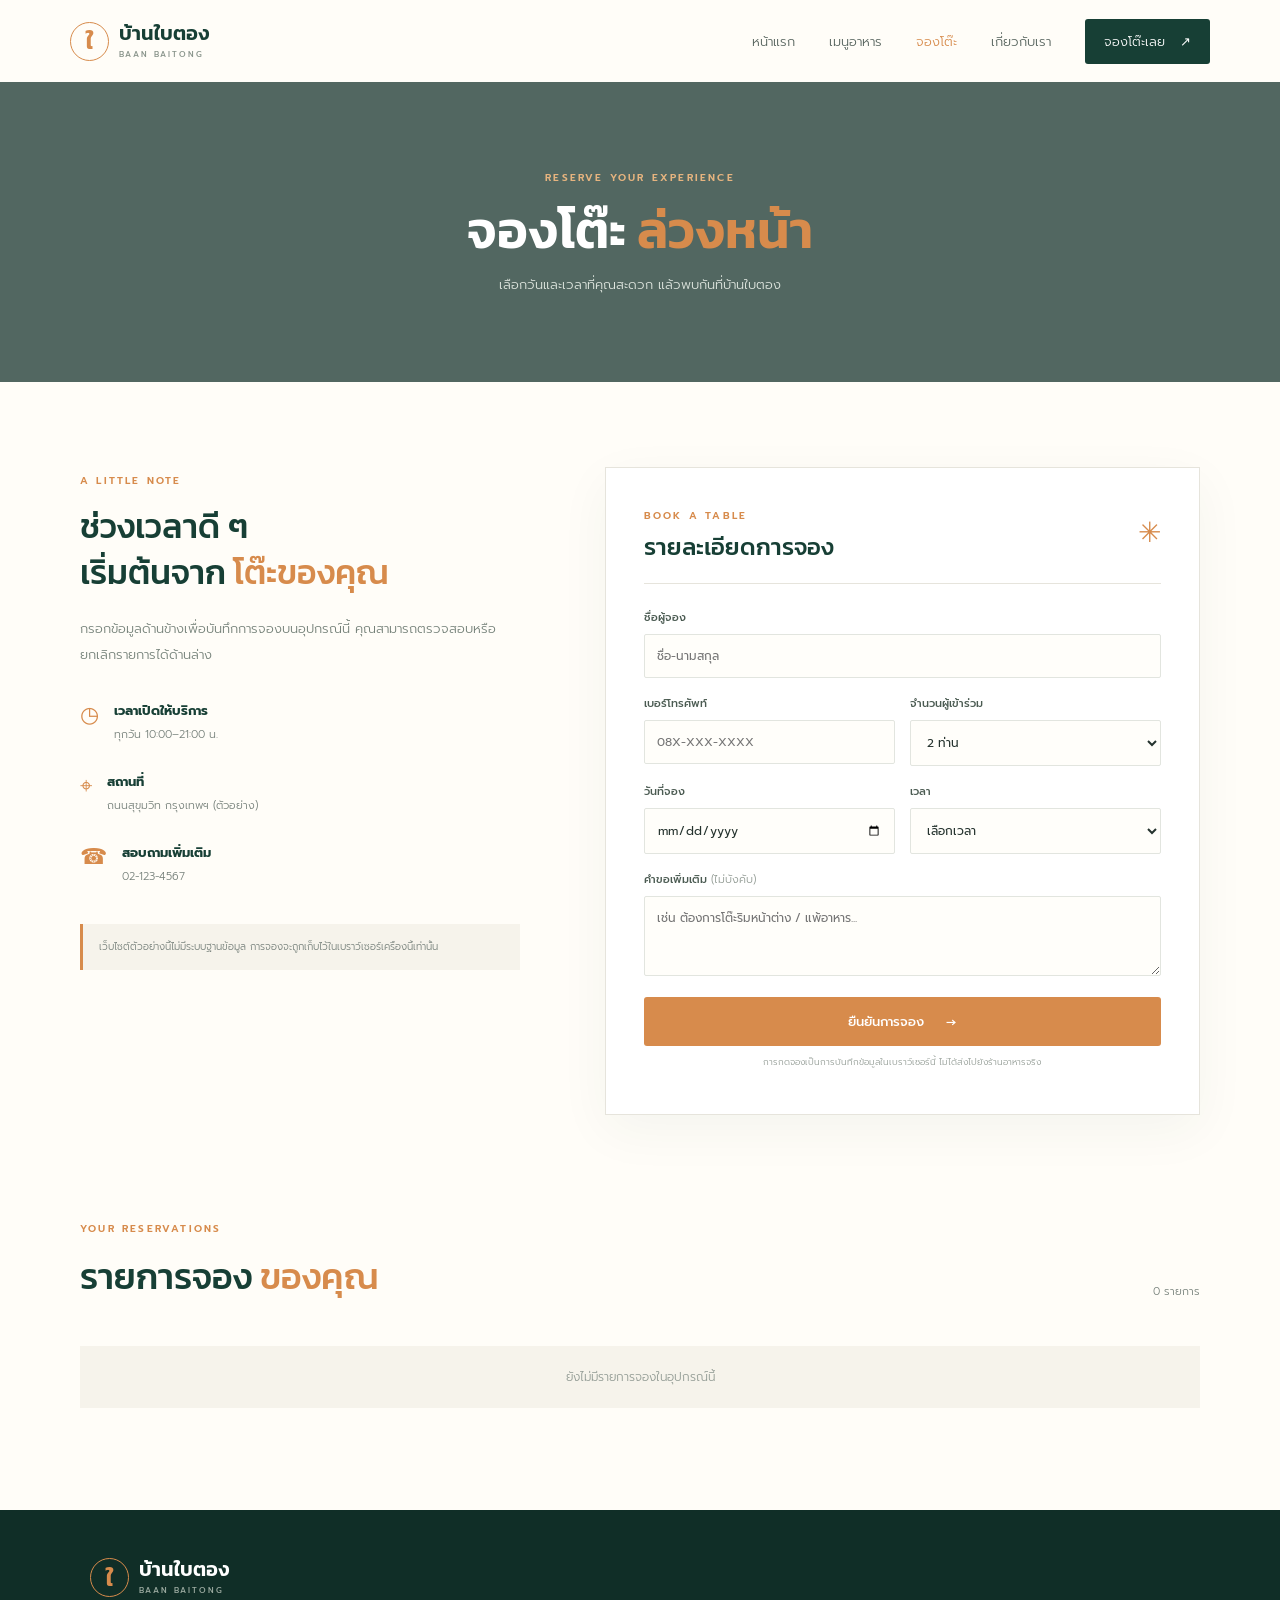
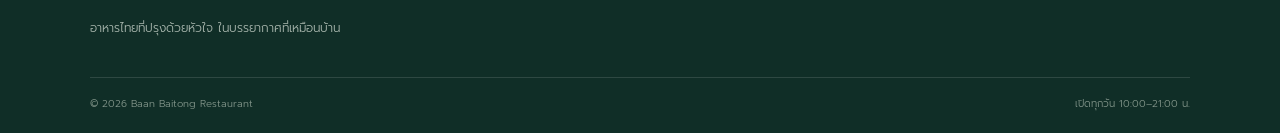
<file: booking.html>
<!doctype html><html lang="th"><head><meta charset="utf-8"><meta name="viewport" content="width=device-width,initial-scale=1"><title>จองโต๊ะ | บ้านใบตอง</title><link rel="preconnect" href="https://fonts.googleapis.com"><link href="https://fonts.googleapis.com/css2?family=Kanit:wght@300;400;500;600;700&family=Prompt:wght@300;400;500;600;700&display=swap" rel="stylesheet"><link rel="stylesheet" href="assets/style.css"></head><body>
<header class="site-header"><a class="brand" href="index.html"><span class="brand-mark">ใ</span><span>บ้านใบตอง<small>BAAN BAITONG</small></span></a><button class="menu-toggle" aria-label="เปิดเมนู">☰</button><nav class="nav"><a href="index.html">หน้าแรก</a><a href="menu.html">เมนูอาหาร</a><a class="active" href="booking.html">จองโต๊ะ</a><a href="about.html">เกี่ยวกับเรา</a><a class="nav-cta" href="booking.html">จองโต๊ะเลย <span>↗</span></a></nav></header>
<main><section class="page-hero booking-hero"><span class="eyebrow light">RESERVE YOUR EXPERIENCE</span><h1>จองโต๊ะ <em>ล่วงหน้า</em></h1><p>เลือกวันและเวลาที่คุณสะดวก แล้วพบกันที่บ้านใบตอง</p></section><section class="booking-layout section-wrap"><div class="booking-aside"><span class="eyebrow">A LITTLE NOTE</span><h2>ช่วงเวลาดี ๆ<br>เริ่มต้นจาก <em>โต๊ะของคุณ</em></h2><p>กรอกข้อมูลด้านข้างเพื่อบันทึกการจองบนอุปกรณ์นี้ คุณสามารถตรวจสอบหรือยกเลิกรายการได้ด้านล่าง</p><div class="booking-detail"><span>◷</span><div><b>เวลาเปิดให้บริการ</b><p>ทุกวัน 10:00–21:00 น.</p></div></div><div class="booking-detail"><span>⌖</span><div><b>สถานที่</b><p>ถนนสุขุมวิท กรุงเทพฯ (ตัวอย่าง)</p></div></div><div class="booking-detail"><span>☎</span><div><b>สอบถามเพิ่มเติม</b><p>02-123-4567</p></div></div><div class="notice">เว็บไซต์ตัวอย่างนี้ไม่มีระบบฐานข้อมูล การจองจะถูกเก็บไว้ในเบราว์เซอร์เครื่องนี้เท่านั้น</div></div>
<div class="booking-panel"><div class="panel-head"><div><span class="eyebrow">BOOK A TABLE</span><h2>รายละเอียดการจอง</h2></div><span class="panel-icon">✳</span></div><form id="booking-form" class="booking-form"><label>ชื่อผู้จอง<input name="name" type="text" placeholder="ชื่อ-นามสกุล" required minlength="2"></label><div class="form-row"><label>เบอร์โทรศัพท์<input name="phone" type="tel" placeholder="08X-XXX-XXXX" pattern="[0-9+ -]{9,15}" required></label><label>จำนวนผู้เข้าร่วม<select name="guests" required><option value="1">1 ท่าน</option><option value="2" selected>2 ท่าน</option><option value="3">3 ท่าน</option><option value="4">4 ท่าน</option><option value="5">5 ท่าน</option><option value="6">6 ท่าน</option><option value="7">7 ท่าน</option><option value="8">8 ท่าน</option><option value="9">9 ท่าน</option><option value="10">10 ท่าน</option></select></label></div><div class="form-row"><label>วันที่จอง<input name="date" id="booking-date" type="date" required></label><label>เวลา<select name="time" required><option value="">เลือกเวลา</option><option>10:00</option><option>11:00</option><option>12:00</option><option>13:00</option><option>14:00</option><option>15:00</option><option>16:00</option><option>17:00</option><option>18:00</option><option>19:00</option><option>20:00</option><option>21:00</option></select></label></div><label>คำขอเพิ่มเติม <span class="optional">(ไม่บังคับ)</span><textarea name="note" rows="3" placeholder="เช่น ต้องการโต๊ะริมหน้าต่าง / แพ้อาหาร..."></textarea></label><button class="btn btn-primary submit-btn" type="submit">ยืนยันการจอง <span>→</span></button><p class="form-foot">การกดจองเป็นการบันทึกข้อมูลในเบราว์เซอร์นี้ ไม่ได้ส่งไปยังร้านอาหารจริง</p></form><div class="success-message" id="success-message" hidden><div class="success-icon">✓</div><h3>บันทึกการจองแล้ว!</h3><p id="success-copy"></p><button class="btn btn-outline" id="new-booking">จองโต๊ะเพิ่ม</button></div></div></section>
<section class="section-wrap saved-section"><div class="section-heading"><div><span class="eyebrow">YOUR RESERVATIONS</span><h2>รายการจอง <em>ของคุณ</em></h2></div><span class="saved-count" id="saved-count">0 รายการ</span></div><div id="booking-list" class="booking-list"><p class="empty-state">ยังไม่มีรายการจองในอุปกรณ์นี้</p></div></section></main><footer class="footer"><a class="brand brand-light" href="index.html"><span class="brand-mark">ใ</span><span>บ้านใบตอง<small>BAAN BAITONG</small></span></a><p>อาหารไทยที่ปรุงด้วยหัวใจ ในบรรยากาศที่เหมือนบ้าน</p><div class="footer-bottom"><span>© 2026 Baan Baitong Restaurant</span><span>เปิดทุกวัน 10:00–21:00 น.</span></div></footer><script src="assets/app.js"></script></body></html>
</file>
<file: assets/style.css>
:root{--green:#173f35;--green2:#24584a;--cream:#f6f3eb;--paper:#fffdf8;--orange:#d78b4c;--ink:#25332e;--muted:#77817b;--line:#e6e4dc}*{box-sizing:border-box}html{scroll-behavior:smooth}body{margin:0;background:var(--paper);color:var(--ink);font-family:'Prompt',sans-serif;font-weight:300}a{color:inherit;text-decoration:none}.site-header{height:82px;padding:0 max(calc((100vw - 1180px)/2),5.5%);display:flex;align-items:center;justify-content:space-between;background:var(--paper);position:relative;z-index:5}.brand{display:flex;align-items:center;gap:10px;color:var(--green);font-family:'Kanit';font-size:20px;font-weight:600;line-height:1}.brand small{display:block;font:500 8px 'Prompt';letter-spacing:2px;margin-top:5px;color:#89948b}.brand-mark{display:grid;place-items:center;width:39px;height:39px;border:1px solid var(--orange);border-radius:50%;font-size:24px;color:var(--orange)}.nav{display:flex;align-items:center;gap:34px;font-size:13px}.nav>a:not(.nav-cta){color:#56635d;transition:.2s}.nav>a.active,.nav>a:hover{color:var(--orange)}.nav-cta{background:var(--green);color:white;padding:13px 19px;border-radius:3px}.nav-cta span{margin-left:10px}.menu-toggle{display:none;background:none;border:0;font-size:25px;color:var(--green)}.hero{min-height:625px;background:#273d32 url('https://images.unsplash.com/photo-1517248135467-4c7edcad34c4?auto=format&fit=crop&w=2000&q=90') center/cover;position:relative;color:white;display:flex;align-items:center;padding:75px max(calc((100vw - 1180px)/2),8%)}.hero-shade{position:absolute;inset:0;background:linear-gradient(90deg,rgba(12,35,28,.91),rgba(12,35,28,.62) 48%,rgba(12,35,28,.05))}.hero-content{position:relative;z-index:1}.eyebrow{font-size:10px;letter-spacing:2.2px;color:var(--orange);font-weight:600}.eyebrow.light{color:#e6b47f}.hero h1,.page-hero h1{font:600 clamp(42px,6vw,72px)/1.2 'Kanit';margin:22px 0}.hero h1 em,.page-hero h1 em,h2 em{font-style:normal;color:var(--orange)}.hero-content>p{font-size:15px;line-height:2;color:#e1e6e1}.hero-actions{display:flex;align-items:center;gap:28px;margin-top:30px}.btn{display:inline-flex;align-items:center;justify-content:center;gap:22px;padding:15px 23px;border:0;border-radius:3px;font:500 13px 'Prompt';cursor:pointer;transition:.2s}.btn-primary{background:var(--orange);color:#fff}.btn-primary:hover{background:#bf7136;transform:translateY(-2px)}.text-link{font-size:12px;color:var(--green);border-bottom:1px solid #c7b59e;padding-bottom:6px}.light-link{color:white;border-color:#a5ada6}.hero-note{font-size:11px;color:#d0d8d2;margin-top:76px;letter-spacing:.5px}.hero-note span{color:var(--orange);margin-right:8px}.hero-stamp{position:absolute;right:10%;bottom:65px;border:1px solid #ffffff70;border-radius:50%;width:122px;height:122px;display:grid;align-content:center;text-align:center;font-size:9px;letter-spacing:2px;line-height:1.8;transform:rotate(9deg)}.hero-stamp b{font-size:12px}.hero-stamp span{color:var(--orange)}.section-wrap{max-width:1180px;margin:auto;padding-left:30px;padding-right:30px}.intro{display:grid;grid-template-columns:1fr 1fr;gap:90px;padding-top:100px;padding-bottom:100px}.intro h2,h2{font:500 36px/1.35 'Kanit';color:var(--green);margin:13px 0}.intro-copy{padding-top:18px;max-width:500px}.intro-copy p,.story-copy p,.contact p{font-size:14px;line-height:2;color:#68746d;margin:0 0 22px}.featured{background:var(--cream);padding:80px 0 100px}.section-heading{display:flex;justify-content:space-between;align-items:end;margin-bottom:34px}.section-heading h2{margin-bottom:0}.food-grid{display:grid;grid-template-columns:repeat(3,1fr);gap:25px}.food-card{background:white}.food-card img{width:100%;height:235px;object-fit:cover;display:block}.food-info{display:flex;justify-content:space-between;gap:12px;padding:20px}.food-info h3,.menu-card h3{font:500 18px 'Kanit';color:var(--green);margin:0 0 6px}.food-info p,.menu-card p{font-size:11px;color:var(--muted);margin:0}.food-info>b,.menu-card b{color:var(--orange);font:600 18px 'Kanit';white-space:nowrap}.reserve-banner{background:var(--green);padding:65px max(calc((100vw - 1120px)/2),7%);display:flex;justify-content:space-between;align-items:center;color:white}.reserve-banner h2{color:white;font-size:36px;margin:12px 0}.reserve-banner p{color:#c4d0c8;font-size:13px}.btn-light{background:var(--paper);color:var(--green)}.footer{background:#102e27;color:#dce5de;padding:48px max(calc((100vw - 1120px)/2),7%) 22px}.brand-light{color:white}.brand-light small{color:#9baaa0}.footer>p{font-size:12px;color:#aab8af;margin:22px 0 40px}.footer-bottom{border-top:1px solid #ffffff20;padding-top:18px;display:flex;justify-content:space-between;color:#82958a;font-size:10px}.page-hero{min-height:300px;display:flex;flex-direction:column;align-items:center;justify-content:center;text-align:center;color:white;background-position:center;background-size:cover;position:relative;padding:50px 20px}.page-hero:before{content:'';position:absolute;inset:0;background:#102e27b8}.page-hero>*{position:relative}.page-hero h1{font-size:52px;margin:14px 0}.page-hero p{font-size:13px;color:#e0e7e0;margin:0}.menu-hero{background-image:url('https://images.unsplash.com/photo-1559339352-11d035aa65de?auto=format&fit=crop&w=1800&q=85')}.booking-hero{background-image:url('https://images.unsplash.com/photo-1414235077428-338989a2e8c0?auto=format&fit=crop&w=1800&q=85')}.about-hero{background-image:url('https://images.unsplash.com/photo-1517248135467-4c7edcad34c4?auto=format&fit=crop&w=1800&q=85')}.menu-section{padding-top:75px;padding-bottom:75px}.menu-toolbar{display:flex;align-items:end;justify-content:space-between;margin-bottom:35px}.menu-toolbar h2{margin-bottom:0}.filters{display:flex;gap:8px;flex-wrap:wrap}.filter{border:1px solid var(--line);background:transparent;padding:9px 16px;font:12px 'Prompt';color:#66736b;cursor:pointer;border-radius:2px}.filter.active,.filter:hover{background:var(--green);border-color:var(--green);color:white}.menu-grid{display:grid;grid-template-columns:repeat(3,1fr);gap:25px}.menu-card{border:1px solid var(--line);background:white}.menu-card[hidden]{display:none}.menu-card img{width:100%;height:190px;object-fit:cover;display:block}.menu-card>div{padding:19px}.dish-tag{font-size:8px;letter-spacing:1.5px;color:var(--orange);font-weight:600}.menu-card h3{margin:8px 0}.menu-card p{line-height:1.8;min-height:40px;margin-bottom:13px}.menu-disclaimer{font-size:10px;color:#929b94;margin-top:25px}.reserve-strip{background:var(--cream);padding:35px max(calc((100vw - 1120px)/2),7%);display:flex;align-items:center;justify-content:space-between}.reserve-strip h2{font-size:24px;margin:0 0 4px}.reserve-strip p{font-size:12px;color:var(--muted);margin:0}.booking-layout{display:grid;grid-template-columns:.85fr 1.15fr;gap:85px;padding-top:85px;padding-bottom:65px}.booking-aside h2{font-size:34px}.booking-aside>p{font-size:13px;line-height:2;color:#748078;margin:20px 0 30px}.booking-detail{display:flex;gap:15px;margin:22px 0;align-items:flex-start}.booking-detail>span{color:var(--orange);font-size:22px}.booking-detail b{font-size:13px;color:var(--green)}.booking-detail p{font-size:11px;color:var(--muted);margin:4px 0}.notice{background:var(--cream);border-left:3px solid var(--orange);padding:14px 16px;font-size:10px;line-height:1.8;color:#77817b;margin-top:35px}.booking-panel{background:white;border:1px solid var(--line);padding:34px 38px;box-shadow:0 15px 50px #173f350c}.panel-head{display:flex;justify-content:space-between;align-items:center;border-bottom:1px solid var(--line);padding-bottom:20px;margin-bottom:25px}.panel-head h2{font-size:24px;margin:5px 0 0}.panel-icon{color:var(--orange);font-size:28px}.booking-form label{display:block;font-size:11px;font-weight:500;color:#4b5b52;margin-bottom:17px}.booking-form input,.booking-form select,.booking-form textarea{display:block;width:100%;margin-top:8px;border:1px solid #e2e5df;border-radius:2px;background:#fffefa;padding:12px;font:12px 'Prompt';color:var(--ink);outline:none}.booking-form input:focus,.booking-form select:focus,.booking-form textarea:focus{border-color:var(--orange)}.booking-form textarea{resize:vertical}.form-row{display:grid;grid-template-columns:1fr 1fr;gap:15px}.optional{font-weight:300;color:#929b94}.submit-btn{width:100%;margin-top:4px}.form-foot{font-size:9px;color:#929b94;text-align:center;line-height:1.7}.success-message{text-align:center;padding:30px 0}.success-icon{margin:auto;width:52px;height:52px;border-radius:50%;display:grid;place-items:center;background:#e5f1e8;color:#397c4e;font-size:25px}.success-message h3{font:500 22px 'Kanit';color:var(--green)}.success-message p{font-size:12px;color:var(--muted);line-height:1.8}.btn-outline{background:white;border:1px solid var(--green);color:var(--green);margin-top:10px}.saved-section{padding-top:35px;padding-bottom:90px}.saved-count{font-size:11px;color:var(--muted)}.booking-list{display:grid;gap:12px}.empty-state{font-size:12px;color:#929b94;background:var(--cream);padding:22px;text-align:center}.reservation-item{display:flex;justify-content:space-between;align-items:center;border:1px solid var(--line);padding:16px 20px;background:white}.reservation-item h3{font:500 15px 'Kanit';color:var(--green);margin:0 0 5px}.reservation-item p{font-size:10px;color:var(--muted);margin:0;line-height:1.8}.cancel-btn{background:transparent;border:1px solid #e4c9c0;color:#ad6553;padding:8px 12px;font:11px 'Prompt';cursor:pointer}.story{display:grid;grid-template-columns:1fr 1fr;gap:80px;align-items:center;padding-top:90px;padding-bottom:100px}.story-image{position:relative}.story-image img{width:100%;height:440px;object-fit:cover}.image-caption{position:absolute;bottom:0;left:0;background:var(--orange);color:white;padding:12px 17px;font-size:9px;letter-spacing:1.5px}.story-copy h2{font-size:34px}.story-copy p{margin-top:20px}.story-copy .btn{margin-top:10px}.values{background:var(--green);padding:75px 0 90px}.values h2{color:white}.value-grid{display:grid;grid-template-columns:repeat(3,1fr);gap:35px;margin-top:45px}.value-grid article{border-top:1px solid #ffffff50;padding-top:20px;color:white}.value-grid article>span{font:500 28px 'Kanit';color:var(--orange)}.value-grid h3{font:500 20px 'Kanit';margin:14px 0 8px}.value-grid p{font-size:12px;color:#c2d0c7;line-height:1.9}.contact{display:flex;align-items:center;justify-content:space-between;padding-top:75px;padding-bottom:75px}.contact h2{margin:10px 0}.contact p{margin:5px 0;font-size:12px}@media(max-width:800px){.site-header{height:70px;padding:0 22px}.menu-toggle{display:block}.nav{display:none;position:absolute;top:70px;left:0;right:0;background:var(--paper);padding:20px 25px;box-shadow:0 12px 20px #00000012;flex-direction:column;align-items:stretch;gap:18px}.nav.open{display:flex}.nav-cta{text-align:center}.hero{min-height:580px;padding:65px 8%}.hero-stamp{right:7%;bottom:35px;width:90px;height:90px;font-size:7px}.hero-note{margin-top:55px}.intro{grid-template-columns:1fr;gap:15px;padding-top:70px;padding-bottom:70px}.intro h2{font-size:32px}.food-grid,.menu-grid{grid-template-columns:repeat(2,1fr)}.booking-layout{grid-template-columns:1fr;gap:35px;padding-top:55px}.booking-aside h2{font-size:30px}.story{grid-template-columns:1fr;gap:35px;padding-top:60px;padding-bottom:70px}.story-image img{height:330px}.menu-toolbar{display:block}.filters{margin-top:22px}.contact{gap:25px}.reserve-banner{padding:50px 7%}}@media(max-width:540px){.hero{min-height:560px}.hero h1{font-size:47px}.hero-content>p{font-size:13px}.hero-actions{align-items:flex-start;flex-direction:column;gap:18px}.hero-stamp{display:none}.section-wrap{padding-left:22px;padding-right:22px}.featured{padding:60px 0}.section-heading{align-items:flex-start;gap:15px;flex-direction:column}.food-grid,.menu-grid{grid-template-columns:1fr}.food-card img{height:220px}.reserve-banner,.reserve-strip,.contact{align-items:flex-start;flex-direction:column;gap:18px}.reserve-banner h2{font-size:29px}.page-hero{min-height:250px}.page-hero h1{font-size:39px}.menu-section{padding-top:55px;padding-bottom:55px}.filters{gap:6px}.filter{padding:8px 11px;font-size:10px}.booking-panel{padding:25px 20px}.form-row{grid-template-columns:1fr;gap:0}.booking-layout{padding-top:45px}.reservation-item{gap:12px;align-items:flex-start}.reservation-item .cancel-btn{white-space:nowrap}.value-grid{grid-template-columns:1fr;gap:20px}.values{padding:60px 0}.footer{padding:40px 25px 20px}.footer-bottom{gap:10px;flex-direction:column}.story-copy h2{font-size:29px}}
</file>
